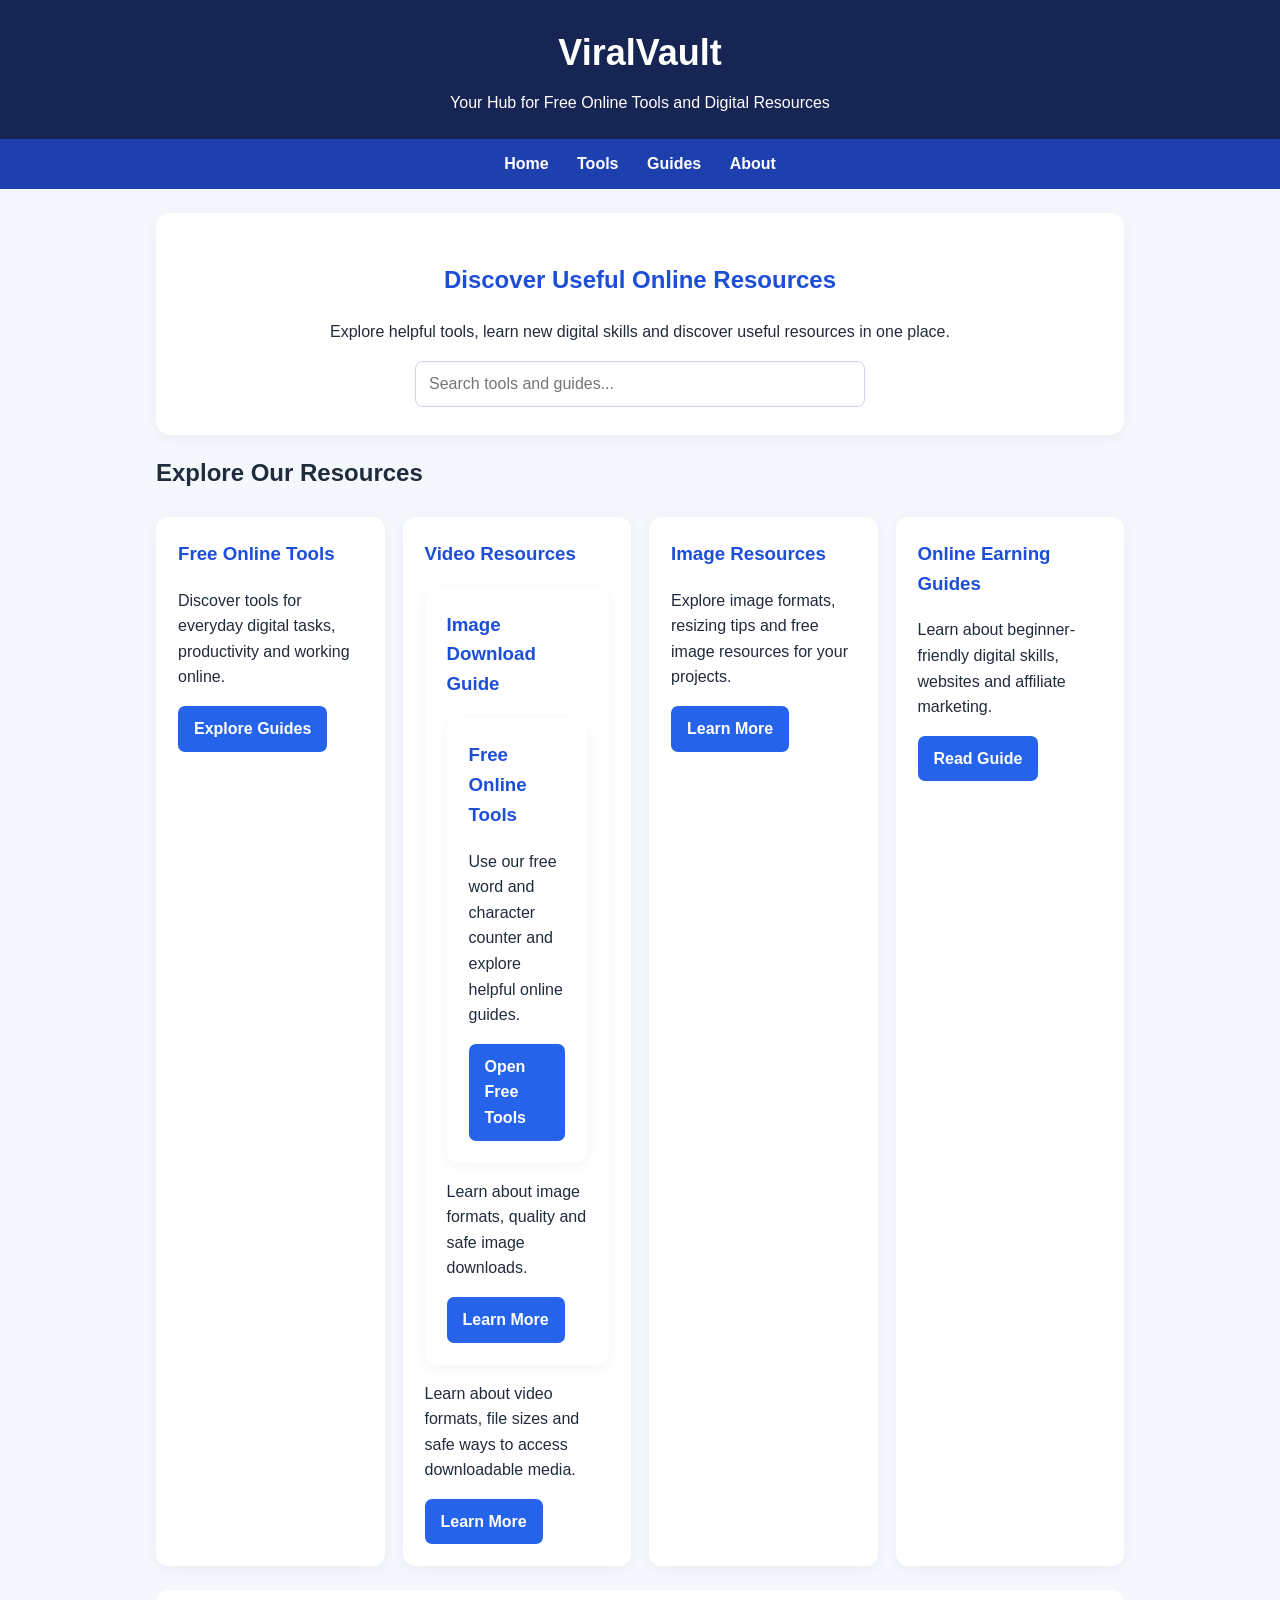
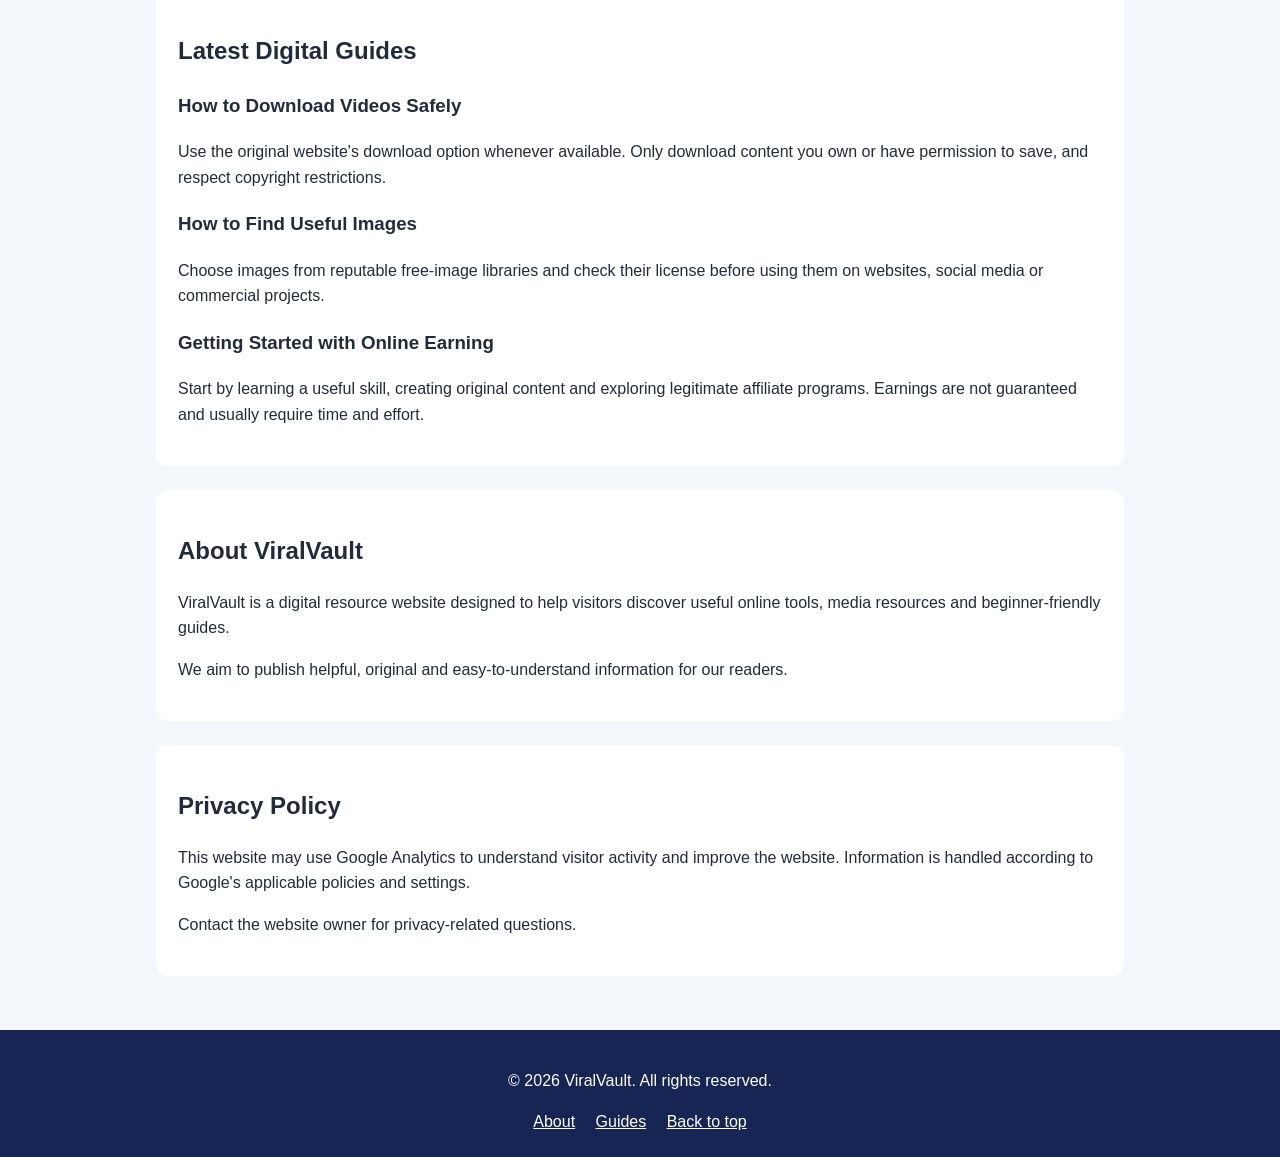
<file: index.html>
<!DOCTYPE html>
<html lang="en">
<head>
  <meta charset="UTF-8">
  <meta name="viewport" content="width=device-width, initial-scale=1.0">
  <meta name="description" content="ViralVault - Discover useful online tools, video resources, image resources and helpful digital guides.">
  <meta name="robots" content="index, follow">
  <title>ViralVault - Free Online Tools & Digital Resources</title>
  <style>
    * { box-sizing: border-box; }
    body {
      margin: 0;
      font-family: Arial, sans-serif;
      background: #f4f7fb;
      color: #202b3c;
      line-height: 1.6;
    }
    header {
      background: #172554;
      color: white;
      padding: 24px 16px;
      text-align: center;
    }
    header h1 { margin: 0; font-size: 36px; }
    header p { margin: 8px 0 0; }
    nav {
      background: #1e40af;
      padding: 12px;
      text-align: center;
    }
    nav a {
      color: white;
      text-decoration: none;
      margin: 0 12px;
      font-weight: bold;
    }
    main {
      max-width: 1000px;
      margin: auto;
      padding: 24px 16px;
    }
    .hero {
      background: white;
      padding: 28px 20px;
      border-radius: 14px;
      text-align: center;
      box-shadow: 0 3px 14px #0000000c;
    }
    .hero h2 { color: #1d4ed8; }
    .search {
      width: 100%;
      max-width: 450px;
      padding: 13px;
      border: 1px solid #ccd5e3;
      border-radius: 8px;
      font-size: 16px;
    }
    .grid {
      display: grid;
      grid-template-columns: repeat(auto-fit, minmax(220px, 1fr));
      gap: 18px;
      margin-top: 24px;
    }
    .card {
      background: white;
      border-radius: 12px;
      padding: 22px;
      box-shadow: 0 3px 14px #0000000c;
    }
    .card h3 { color: #1d4ed8; margin-top: 0; }
    .button {
      display: inline-block;
      background: #2563eb;
      color: white;
      padding: 10px 16px;
      border-radius: 7px;
      text-decoration: none;
      font-weight: bold;
    }
    .article {
      background: white;
      margin-top: 24px;
      padding: 22px;
      border-radius: 12px;
    }
    footer {
      background: #172554;
      color: white;
      text-align: center;
      padding: 22px;
      margin-top: 30px;
    }
    footer a { color: white; margin: 0 8px; }
  </style>
</head>
<body>
  <header>
    <h1>ViralVault</h1>
    <p>Your Hub for Free Online Tools and Digital Resources</p>
  </header>

  <nav>
    <a href="#home">Home</a>
    <a href="#tools">Tools</a>
    <a href="#guides">Guides</a>
    <a href="#about">About</a>
  </nav>

  <main id="home">
    <section class="hero">
      <h2>Discover Useful Online Resources</h2>
      <p>Explore helpful tools, learn new digital skills and discover useful resources in one place.</p>
      <input class="search" id="search" type="search"
        placeholder="Search tools and guides..." aria-label="Search tools and guides">
    </section>

    <section id="tools">
      <h2>Explore Our Resources</h2>
      <div class="grid" id="cards">
        <article class="card">
          <h3>Free Online Tools</h3>
          <p>Discover tools for everyday digital tasks, productivity and working online.</p>
          <a class="button" href="#guides">Explore Guides</a>
        </article>
        <article class="card">
          <h3>Video Resources</h3>
          <article class="card">
  <h3>Image Download Guide</h3>
            <article class="card">
  <h3>Free Online Tools</h3>
  <p>Use our free word and character counter and explore helpful online guides.</p>
  <a class="button" href="free-online-tools.html">Open Free Tools</a>
</article>
  <p>Learn about image formats, quality and safe image downloads.</p>
  <a class="button" href="image-download-guide.html">Learn More</a>
</article>
          <p>Learn about video formats, file sizes and safe ways to access downloadable media.</p>
          <a class="button" href="video-download-guide.html">Learn More</a>
        </article>
        <article class="card">
          <h3>Image Resources</h3>
          <p>Explore image formats, resizing tips and free image resources for your projects.</p>
          <a class="button" href="#image-guide">Learn More</a>
        </article>
        <article class="card">
          <h3>Online Earning Guides</h3>
          <p>Learn about beginner-friendly digital skills, websites and affiliate marketing.</p>
          <a class="button" href="#earning-guide">Read Guide</a>
        </article>
      </div>
      <p id="no-results" hidden>No matching resources found. Try another search.</p>
    </section>

    <section class="article" id="guides">
      <h2>Latest Digital Guides</h2>
      <h3 id="video-guide">How to Download Videos Safely</h3>
      <p>Use the original website's download option whenever available. Only download content you own or have permission to save, and respect copyright restrictions.</p>

      <h3 id="image-guide">How to Find Useful Images</h3>
      <p>Choose images from reputable free-image libraries and check their license before using them on websites, social media or commercial projects.</p>

      <h3 id="earning-guide">Getting Started with Online Earning</h3>
      <p>Start by learning a useful skill, creating original content and exploring legitimate affiliate programs. Earnings are not guaranteed and usually require time and effort.</p>
    </section>

    <section class="article" id="about">
      <h2>About ViralVault</h2>
      <p>ViralVault is a digital resource website designed to help visitors discover useful online tools, media resources and beginner-friendly guides.</p>
      <p>We aim to publish helpful, original and easy-to-understand information for our readers.</p>
    </section>

    <section class="article">
      <h2>Privacy Policy</h2>
      <p>This website may use Google Analytics to understand visitor activity and improve the website. Information is handled according to Google's applicable policies and settings.</p>
      <p>Contact the website owner for privacy-related questions.</p>
    </section>
  </main>

  <footer>
    <p>&copy; 2026 ViralVault. All rights reserved.</p>
    <a href="#about">About</a>
    <a href="#guides">Guides</a>
    <a href="#home">Back to top</a>
  </footer>

  <script>
    const search = document.getElementById('search');
    const cards = [...document.querySelectorAll('#cards .card')];
    const noResults = document.getElementById('no-results');

    search.addEventListener('input', function () {
      const term = this.value.toLowerCase().trim();
      let visible = 0;

      cards.forEach(function (card) {
        const match = card.textContent.toLowerCase().includes(term);
        card.hidden = !match;
        if (match) visible++;
      });

      noResults.hidden = visible !== 0;
    });
  </script>
</body>
</html>
</file>
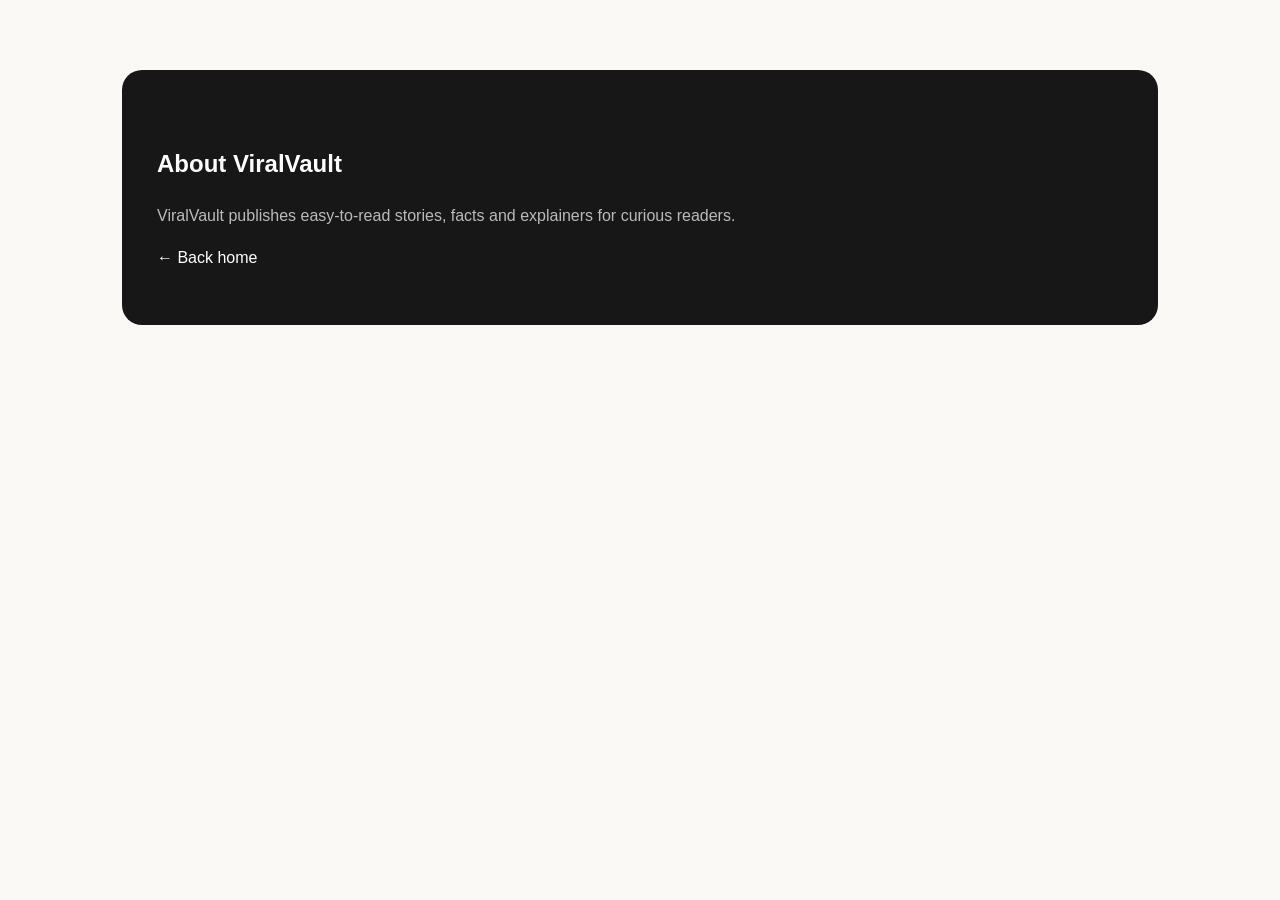
<file: about.html>
<!doctype html><html><head><meta charset="utf-8"><meta name="viewport" content="width=device-width,initial-scale=1"><title>About | ViralVault</title><link rel="stylesheet" href="style.css"></head><body><main class="wrap"><section class="newsletter"><h1>About ViralVault</h1><p>ViralVault publishes easy-to-read stories, facts and explainers for curious readers.</p><a href="index.html">← Back home</a></section></main></body></html>
</file>
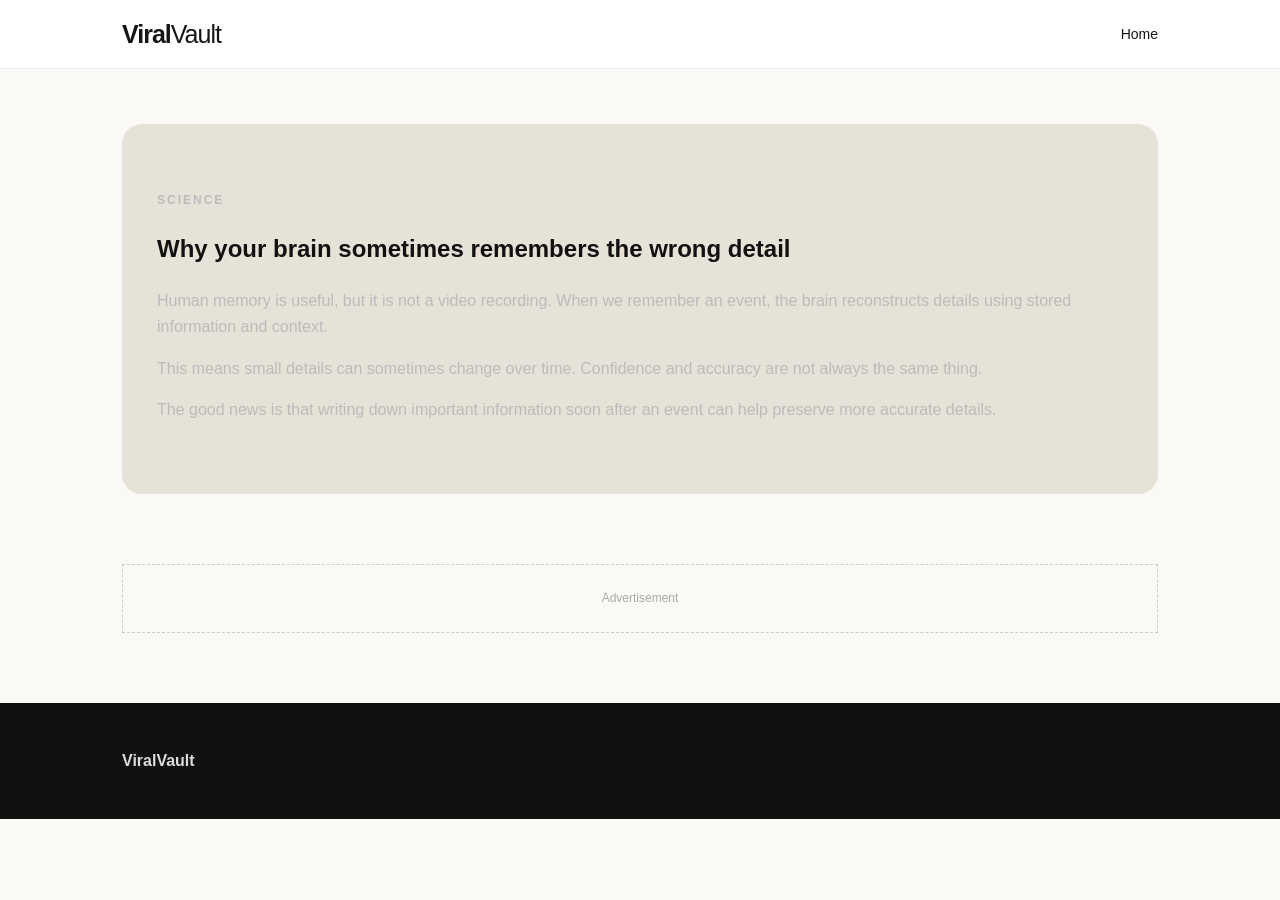
<file: article-memory.html>
<!doctype html><html><head><meta charset="utf-8"><meta name="viewport" content="width=device-width,initial-scale=1"><title>Why Your Brain Remembers the Wrong Detail | ViralVault</title><link rel="stylesheet" href="style.css"></head><body><header><div class="wrap nav"><a class="logo" href="index.html">Viral<span>Vault</span></a><nav><a href="index.html">Home</a></nav></div></header><main class="wrap"><article class="newsletter" style="margin-top:55px;background:#e7e2d7;color:#111"><p class="eyebrow">SCIENCE</p><h1>Why your brain sometimes remembers the wrong detail</h1><p>Human memory is useful, but it is not a video recording. When we remember an event, the brain reconstructs details using stored information and context.</p><p>This means small details can sometimes change over time. Confidence and accuracy are not always the same thing.</p><p>The good news is that writing down important information soon after an event can help preserve more accurate details.</p></article><div class="adbox">Advertisement</div></main><footer><div class="wrap"><b>ViralVault</b></div></footer></body></html>
</file>
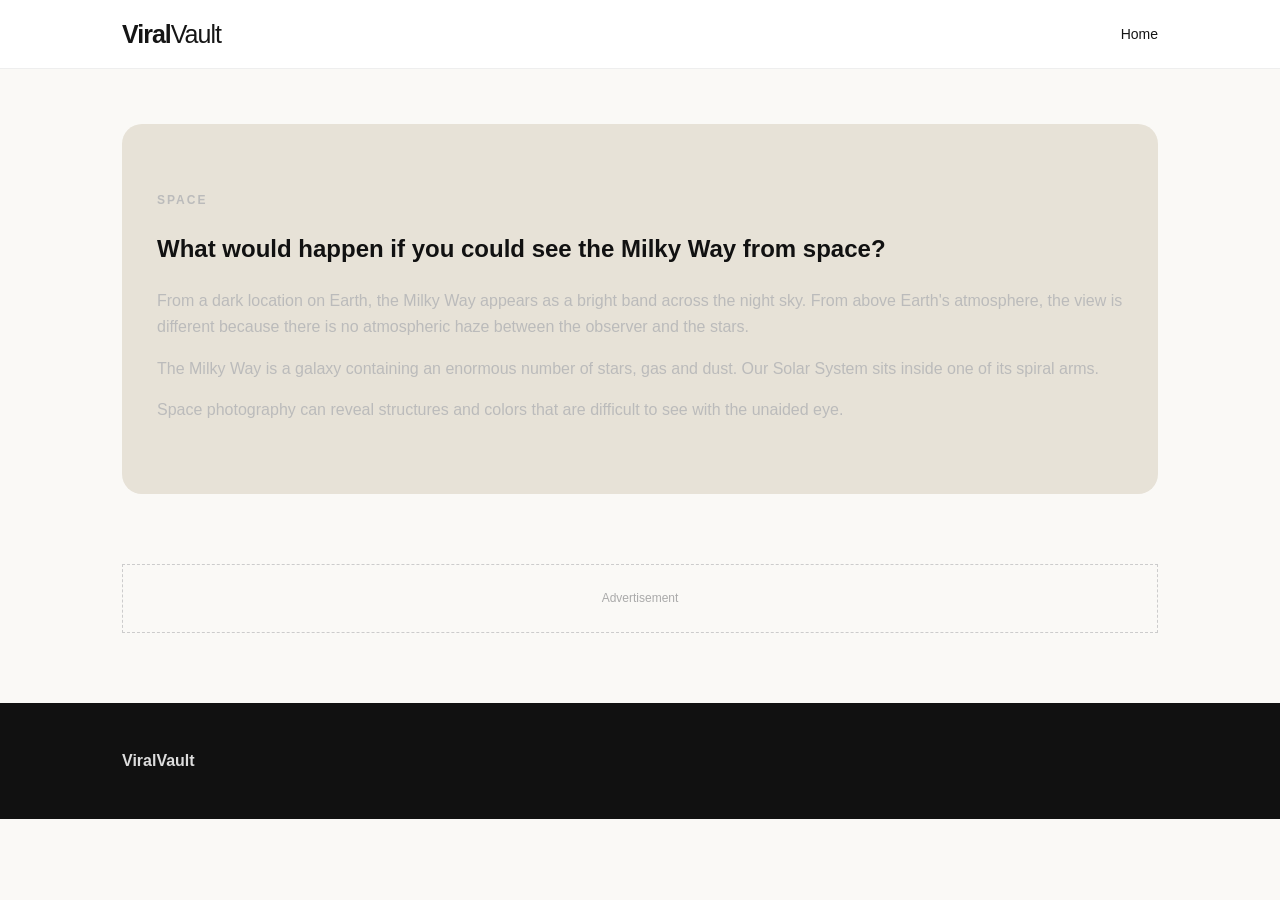
<file: article-milkyway.html>
<!doctype html><html><head><meta charset="utf-8"><meta name="viewport" content="width=device-width,initial-scale=1"><title>Seeing the Milky Way | ViralVault</title><link rel="stylesheet" href="style.css"></head><body><header><div class="wrap nav"><a class="logo" href="index.html">Viral<span>Vault</span></a><nav><a href="index.html">Home</a></nav></div></header><main class="wrap"><article class="newsletter" style="margin-top:55px;background:#e7e2d7;color:#111"><p class="eyebrow">SPACE</p><h1>What would happen if you could see the Milky Way from space?</h1><p>From a dark location on Earth, the Milky Way appears as a bright band across the night sky. From above Earth's atmosphere, the view is different because there is no atmospheric haze between the observer and the stars.</p><p>The Milky Way is a galaxy containing an enormous number of stars, gas and dust. Our Solar System sits inside one of its spiral arms.</p><p>Space photography can reveal structures and colors that are difficult to see with the unaided eye.</p></article><div class="adbox">Advertisement</div></main><footer><div class="wrap"><b>ViralVault</b></div></footer></body></html>
</file>
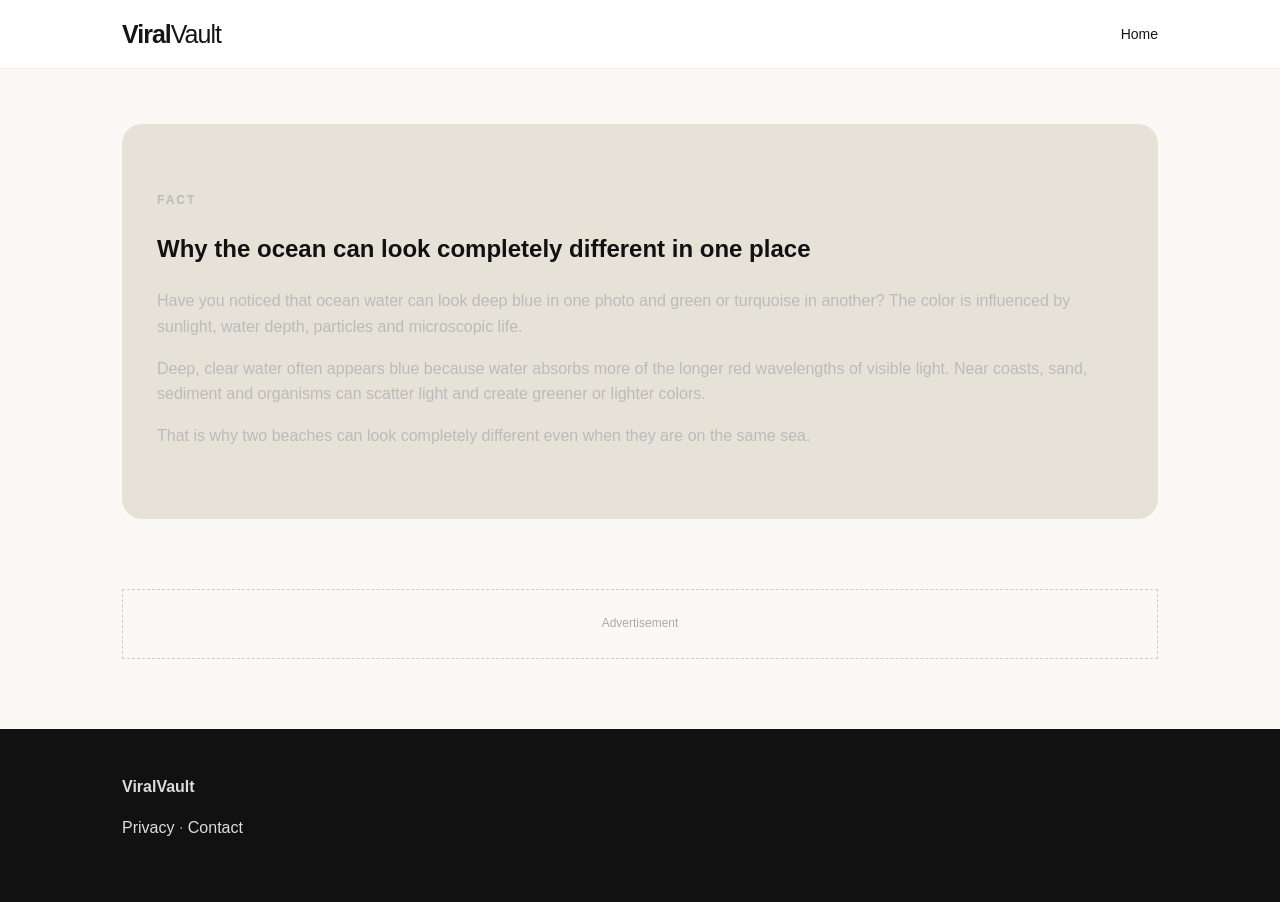
<file: article-ocean.html>
<!doctype html><html><head><meta charset="utf-8"><meta name="viewport" content="width=device-width,initial-scale=1"><title>Why the Ocean Can Look Completely Different | ViralVault</title><link rel="stylesheet" href="style.css"></head><body><header><div class="wrap nav"><a class="logo" href="index.html">Viral<span>Vault</span></a><nav><a href="index.html">Home</a></nav></div></header><main class="wrap"><article class="newsletter" style="margin-top:55px;background:#e7e2d7;color:#111"><p class="eyebrow">FACT</p><h1>Why the ocean can look completely different in one place</h1><p>Have you noticed that ocean water can look deep blue in one photo and green or turquoise in another? The color is influenced by sunlight, water depth, particles and microscopic life.</p><p>Deep, clear water often appears blue because water absorbs more of the longer red wavelengths of visible light. Near coasts, sand, sediment and organisms can scatter light and create greener or lighter colors.</p><p>That is why two beaches can look completely different even when they are on the same sea.</p></article><div class="adbox">Advertisement</div></main><footer><div class="wrap"><b>ViralVault</b><p><a href="privacy.html">Privacy</a> · <a href="contact.html">Contact</a></p></div></footer></body></html>
</file>
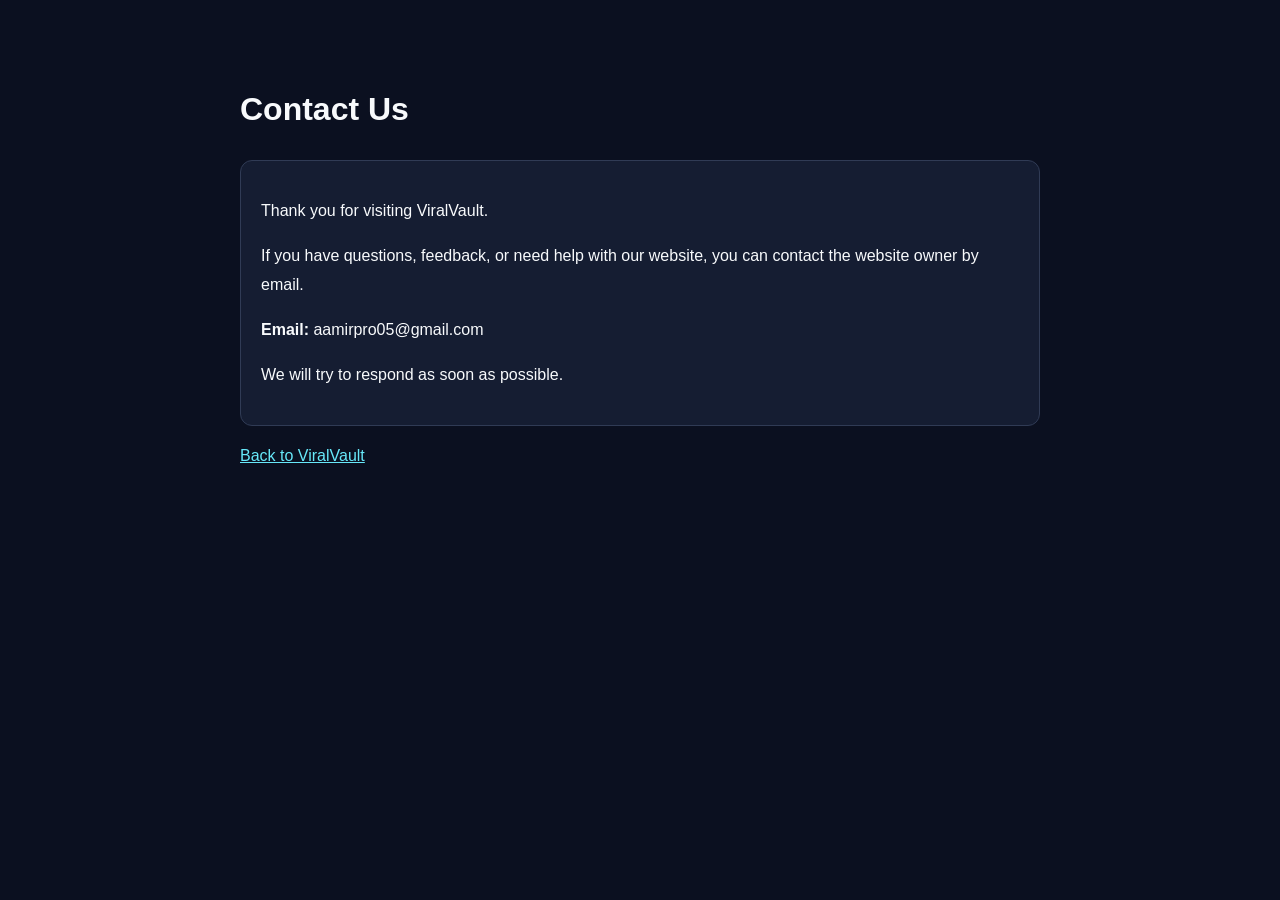
<file: contact.html>
<!DOCTYPE html>
<html lang="en">
<head>
  <meta charset="UTF-8">
  <meta name="viewport" content="width=device-width, initial-scale=1.0">
  <title>Contact Us - ViralVault</title>
  <meta name="viewport" content="width=device-width, initial-scale=1">
  <style>
    body {
      font-family: Arial, sans-serif;
      max-width: 800px;
      margin: 40px auto;
      padding: 20px;
      background: #0b1020;
      color: #f8fafc;
      line-height: 1.8;
    }
    a { color: #67e8f9; }
    .box {
      background: #151d32;
      border: 1px solid #303b55;
      border-radius: 12px;
      padding: 20px;
    }
  </style>
</head>
<body>
  <h1>Contact Us</h1>

  <div class="box">
    <p>Thank you for visiting ViralVault.</p>
    <p>If you have questions, feedback, or need help with our website, you can contact the website owner by email.</p>
    <p><strong>Email:</strong> aamirpro05@gmail.com</p>
    <p>We will try to respond as soon as possible.</p>
  </div>

  <p><a href="index.html">Back to ViralVault</a></p>
</body>
</html>
</file>
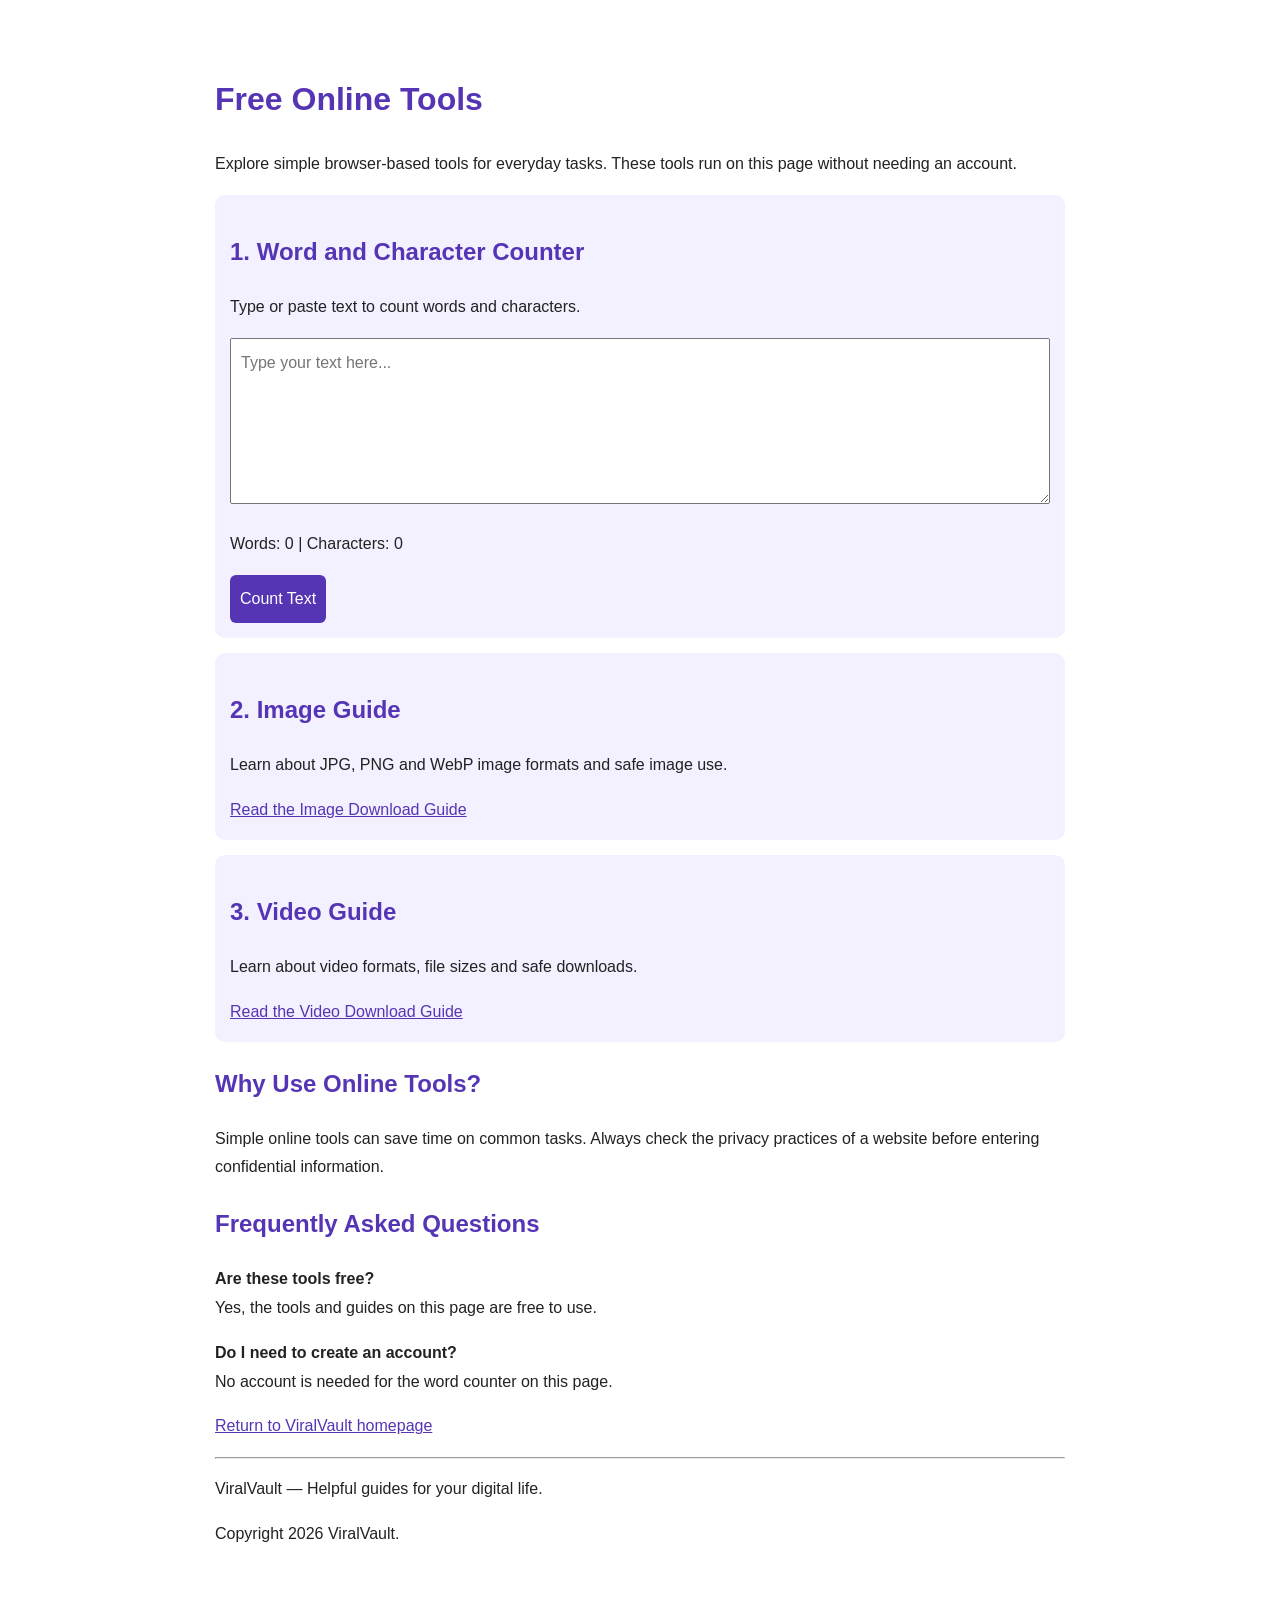
<file: free-online-tools.html>
<!DOCTYPE html>
<html lang="en">
<head>
  <meta charset="UTF-8">
  <meta name="viewport" content="width=device-width, initial-scale=1.0">
  <title>Free Online Tools | ViralVault</title>
  <meta name="description" content="Discover useful free online tools for images, text, file sizes and everyday tasks with ViralVault.">
  <link rel="canonical" href="https://aamirpro05-debug.github.io/viralvault/free-online-tools.html">
  <style>
    body{font-family:Arial,sans-serif;max-width:850px;margin:30px auto;padding:20px;line-height:1.8;color:#222}
    h1,h2{color:#5635b5}
    .tool{background:#f3f0ff;padding:15px;margin:15px 0;border-radius:10px}
    input,textarea,button{font:inherit;padding:10px;max-width:100%;box-sizing:border-box}
    button{cursor:pointer;background:#5635b5;color:white;border:0;border-radius:6px}
    a{color:#5635b5}
  </style>
</head>
<body>
  <h1>Free Online Tools</h1>
  <p>Explore simple browser-based tools for everyday tasks. These tools run on this page without needing an account.</p>

  <div class="tool">
    <h2>1. Word and Character Counter</h2>
    <p>Type or paste text to count words and characters.</p>
    <textarea id="textInput" rows="5" style="width:100%" placeholder="Type your text here..."></textarea>
    <p id="countResult">Words: 0 | Characters: 0</p>
    <button onclick="countText()">Count Text</button>
  </div>

  <div class="tool">
    <h2>2. Image Guide</h2>
    <p>Learn about JPG, PNG and WebP image formats and safe image use.</p>
    <a href="image-download-guide.html">Read the Image Download Guide</a>
  </div>

  <div class="tool">
    <h2>3. Video Guide</h2>
    <p>Learn about video formats, file sizes and safe downloads.</p>
    <a href="video-download-guide.html">Read the Video Download Guide</a>
  </div>

  <h2>Why Use Online Tools?</h2>
  <p>Simple online tools can save time on common tasks. Always check the privacy practices of a website before entering confidential information.</p>

  <h2>Frequently Asked Questions</h2>
  <p><strong>Are these tools free?</strong><br>Yes, the tools and guides on this page are free to use.</p>
  <p><strong>Do I need to create an account?</strong><br>No account is needed for the word counter on this page.</p>

  <p><a href="index.html">Return to ViralVault homepage</a></p>
  <hr>
  <p>ViralVault — Helpful guides for your digital life.</p>
  <p>Copyright 2026 ViralVault.</p>

  <script>
    function countText() {
      const text = document.getElementById('textInput').value;
      const trimmed = text.trim();
      const words = trimmed ? trimmed.split(/\s+/).length : 0;
      document.getElementById('countResult').textContent =
        'Words: ' + words + ' | Characters: ' + text.length;
    }
    document.getElementById('textInput').addEventListener('input', countText);
  </script>
</body>
</html>
</file>
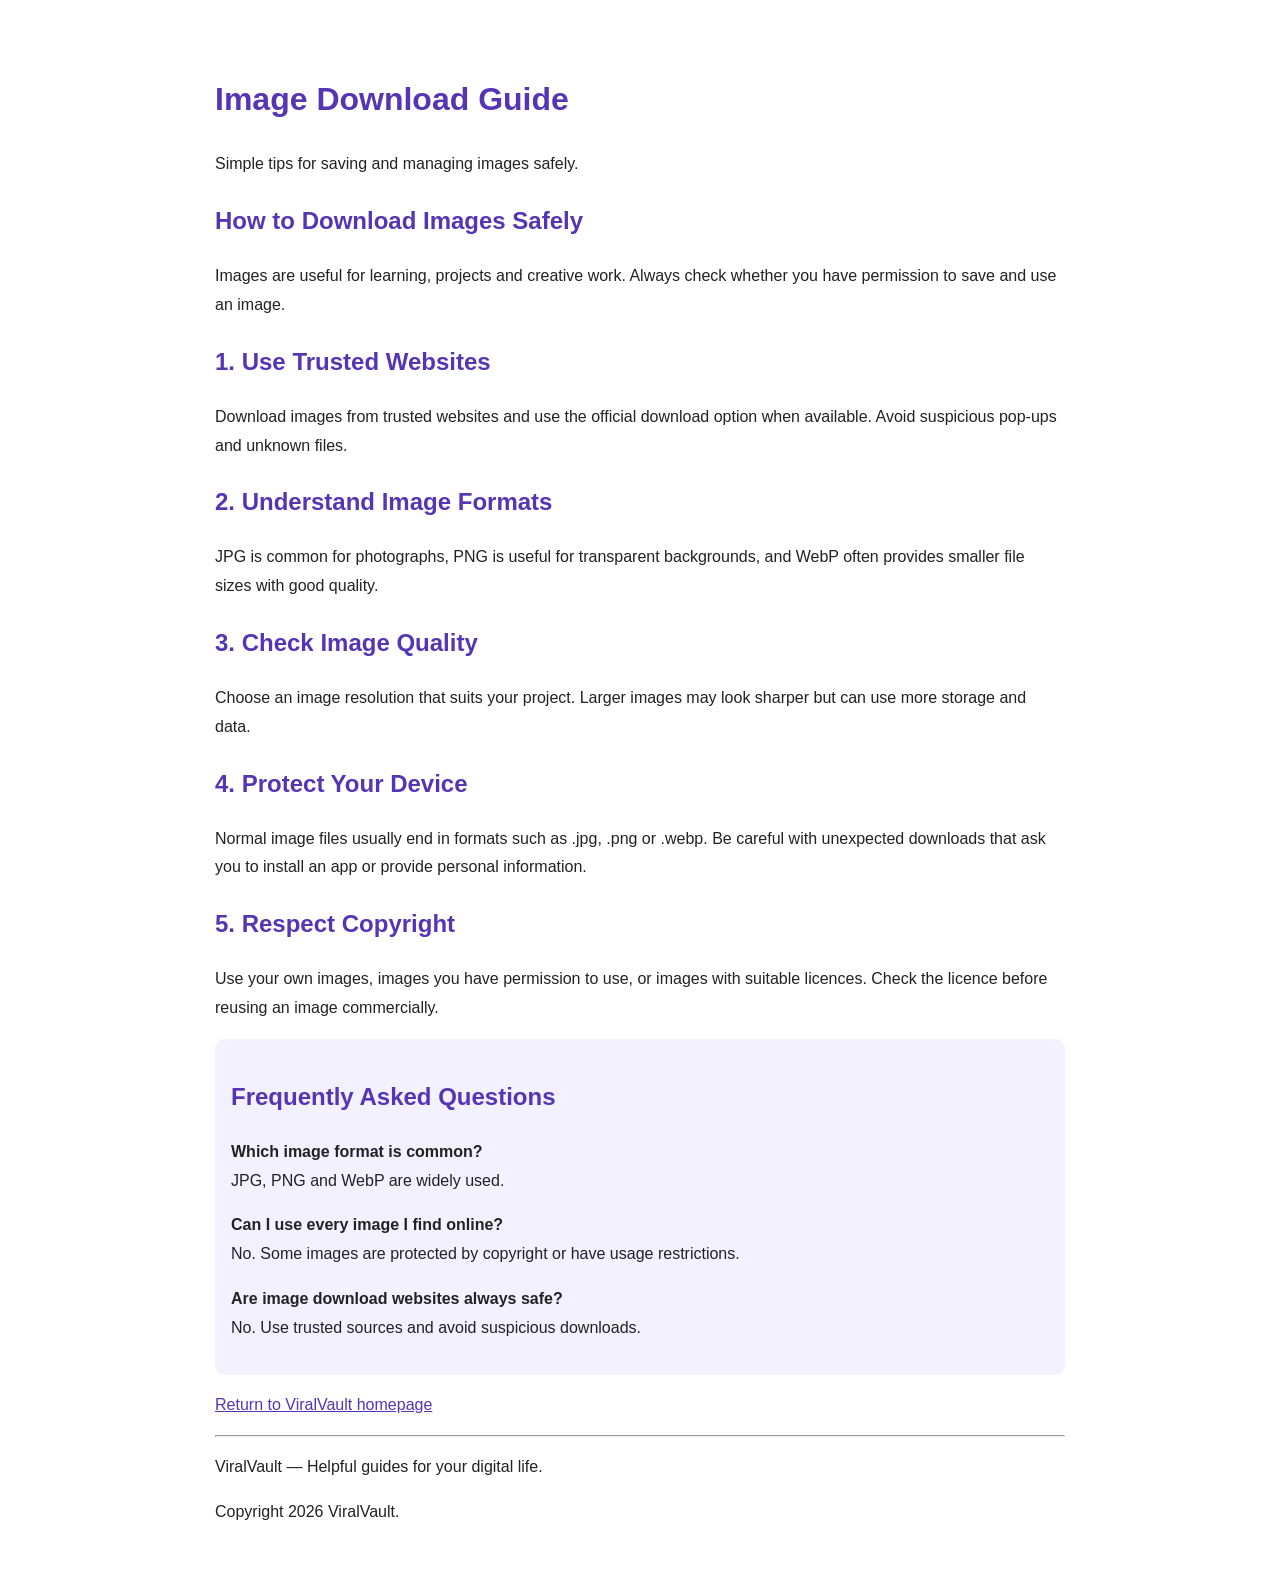
<file: image-download-guide.html>
<!DOCTYPE html>
<html lang="en">
<head>
  <meta charset="UTF-8">
  <meta name="viewport" content="width=device-width, initial-scale=1.0">
  <title>Image Download Guide | ViralVault</title>
  <meta name="description" content="Learn how to save images safely, choose image formats, check image quality and respect copyright.">
  <link rel="canonical" href="https://aamirpro05-debug.github.io/viralvault/image-download-guide.html">
  <style>
    body{font-family:Arial,sans-serif;max-width:850px;margin:30px auto;padding:20px;line-height:1.8;color:#222}
    h1,h2{color:#5635b5}
    a{color:#5635b5}
    .box{background:#f3f0ff;padding:16px;border-radius:10px}
  </style>
</head>
<body>
  <h1>Image Download Guide</h1>
  <p>Simple tips for saving and managing images safely.</p>

  <h2>How to Download Images Safely</h2>
  <p>Images are useful for learning, projects and creative work. Always check whether you have permission to save and use an image.</p>

  <h2>1. Use Trusted Websites</h2>
  <p>Download images from trusted websites and use the official download option when available. Avoid suspicious pop-ups and unknown files.</p>

  <h2>2. Understand Image Formats</h2>
  <p>JPG is common for photographs, PNG is useful for transparent backgrounds, and WebP often provides smaller file sizes with good quality.</p>

  <h2>3. Check Image Quality</h2>
  <p>Choose an image resolution that suits your project. Larger images may look sharper but can use more storage and data.</p>

  <h2>4. Protect Your Device</h2>
  <p>Normal image files usually end in formats such as .jpg, .png or .webp. Be careful with unexpected downloads that ask you to install an app or provide personal information.</p>

  <h2>5. Respect Copyright</h2>
  <p>Use your own images, images you have permission to use, or images with suitable licences. Check the licence before reusing an image commercially.</p>

  <div class="box">
    <h2>Frequently Asked Questions</h2>
    <p><strong>Which image format is common?</strong><br>JPG, PNG and WebP are widely used.</p>
    <p><strong>Can I use every image I find online?</strong><br>No. Some images are protected by copyright or have usage restrictions.</p>
    <p><strong>Are image download websites always safe?</strong><br>No. Use trusted sources and avoid suspicious downloads.</p>
  </div>

  <p><a href="index.html">Return to ViralVault homepage</a></p>
  <hr>
  <p>ViralVault — Helpful guides for your digital life.</p>
  <p>Copyright 2026 ViralVault.</p>
</body>
</html>
</file>
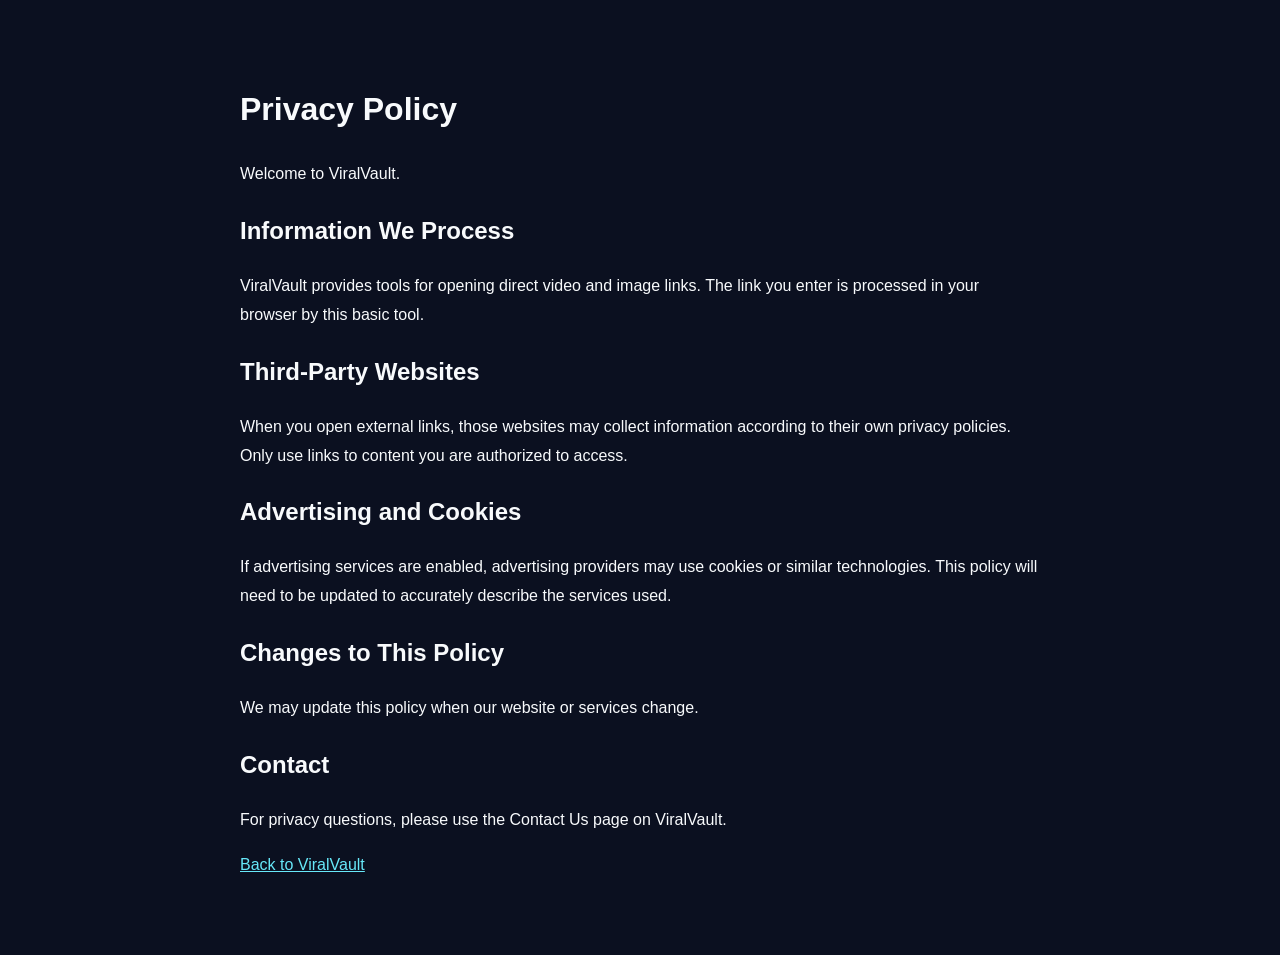
<file: privacy.html>
<!DOCTYPE html>
<html lang="en">
<head>
  <meta charset="UTF-8">
  <meta name="viewport" content="width=device-width, initial-scale=1.0">
  <title>Privacy Policy - ViralVault</title>
  <style>
    body {
      font-family: Arial, sans-serif;
      max-width: 800px;
      margin: 40px auto;
      padding: 20px;
      background: #0b1020;
      color: #f8fafc;
      line-height: 1.8;
    }
    a { color: #67e8f9; }
  </style>
</head>
<body>
  <h1>Privacy Policy</h1>
  <p>Welcome to ViralVault.</p>

  <h2>Information We Process</h2>
  <p>ViralVault provides tools for opening direct video and image links. The link you enter is processed in your browser by this basic tool.</p>

  <h2>Third-Party Websites</h2>
  <p>When you open external links, those websites may collect information according to their own privacy policies. Only use links to content you are authorized to access.</p>

  <h2>Advertising and Cookies</h2>
  <p>If advertising services are enabled, advertising providers may use cookies or similar technologies. This policy will need to be updated to accurately describe the services used.</p>

  <h2>Changes to This Policy</h2>
  <p>We may update this policy when our website or services change.</p>

  <h2>Contact</h2>
  <p>For privacy questions, please use the Contact Us page on ViralVault.</p>

  <p><a href="index.html">Back to ViralVault</a></p>
</body>
</html>
</file>
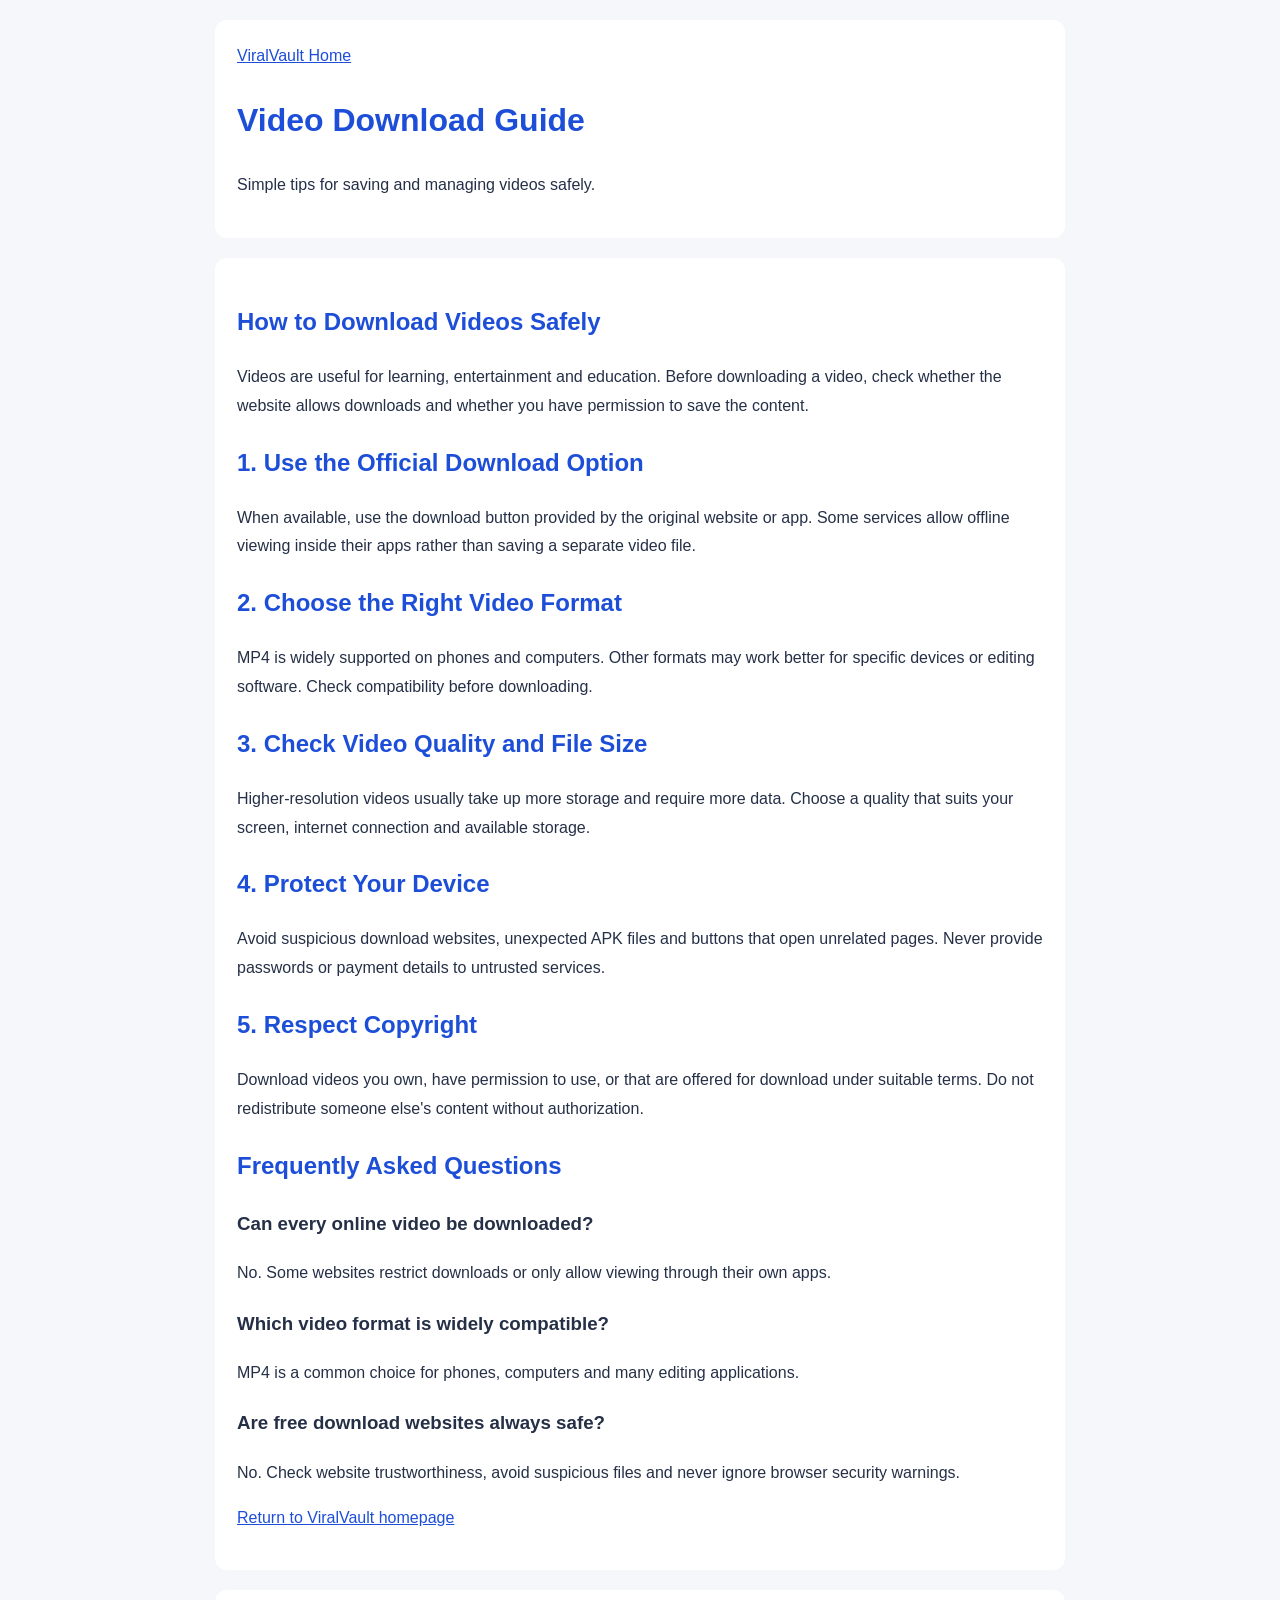
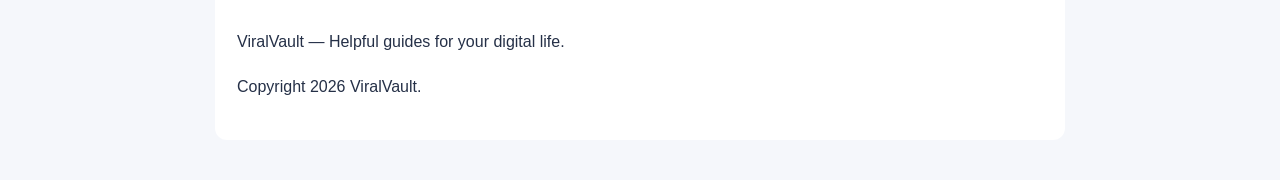
<file: video-download-guide.html>
<!DOCTYPE html>
<html lang="en">
<head>
  <meta charset="UTF-8">
  <meta name="viewport" content="width=device-width, initial-scale=1">
  <title>Video Download Guide | ViralVault</title>
  <meta name="description" content="Learn safe and simple ways to download videos, understand video formats and save media legally.">
  <meta name="robots" content="index, follow">
  <style>
    body {
      font-family: Arial, sans-serif;
      max-width: 850px;
      margin: auto;
      padding: 20px;
      line-height: 1.8;
      color: #253047;
      background: #f5f7fb;
    }
    header, article, footer {
      background: white;
      padding: 22px;
      margin-bottom: 20px;
      border-radius: 12px;
    }
    h1, h2 { color: #1d4ed8; }
    a { color: #1d4ed8; }
  </style>
</head>
<body>
  <header>
    <a href="index.html">ViralVault Home</a>
    <h1>Video Download Guide</h1>
    <p>Simple tips for saving and managing videos safely.</p>
  </header>

  <article>
    <h2>How to Download Videos Safely</h2>
    <p>Videos are useful for learning, entertainment and education. Before downloading a video, check whether the website allows downloads and whether you have permission to save the content.</p>

    <h2>1. Use the Official Download Option</h2>
    <p>When available, use the download button provided by the original website or app. Some services allow offline viewing inside their apps rather than saving a separate video file.</p>

    <h2>2. Choose the Right Video Format</h2>
    <p>MP4 is widely supported on phones and computers. Other formats may work better for specific devices or editing software. Check compatibility before downloading.</p>

    <h2>3. Check Video Quality and File Size</h2>
    <p>Higher-resolution videos usually take up more storage and require more data. Choose a quality that suits your screen, internet connection and available storage.</p>

    <h2>4. Protect Your Device</h2>
    <p>Avoid suspicious download websites, unexpected APK files and buttons that open unrelated pages. Never provide passwords or payment details to untrusted services.</p>

    <h2>5. Respect Copyright</h2>
    <p>Download videos you own, have permission to use, or that are offered for download under suitable terms. Do not redistribute someone else's content without authorization.</p>

    <h2>Frequently Asked Questions</h2>
    <h3>Can every online video be downloaded?</h3>
    <p>No. Some websites restrict downloads or only allow viewing through their own apps.</p>

    <h3>Which video format is widely compatible?</h3>
    <p>MP4 is a common choice for phones, computers and many editing applications.</p>

    <h3>Are free download websites always safe?</h3>
    <p>No. Check website trustworthiness, avoid suspicious files and never ignore browser security warnings.</p>

    <p><a href="index.html">Return to ViralVault homepage</a></p>
  </article>

  <footer>
    <p>ViralVault — Helpful guides for your digital life.</p>
    <p>Copyright 2026 ViralVault.</p>
  </footer>
</body>
</html>
</file>
<file: style.css>
*{box-sizing:border-box}body{margin:0;font-family:Inter,Arial,sans-serif;color:#151515;background:#faf9f6;line-height:1.6}a{color:inherit;text-decoration:none}.wrap{max-width:1080px;margin:auto;padding:0 22px}header{background:#fff;border-bottom:1px solid #eee;position:sticky;top:0;z-index:5}.nav{height:68px;display:flex;align-items:center;justify-content:space-between}.logo{font-size:25px;font-weight:900;letter-spacing:-1px}.logo span{font-weight:500}.nav nav{display:flex;gap:24px;font-size:14px}.nav nav a:hover{opacity:.6}.hero{display:grid;grid-template-columns:1.5fr .8fr;gap:40px;align-items:center;padding:80px 0 55px}.eyebrow{font-size:12px;font-weight:800;letter-spacing:2px;color:#777}.hero h1{font-size:clamp(40px,6vw,70px);line-height:1.02;letter-spacing:-3px;margin:12px 0 20px}.lead{font-size:19px;color:#666;max-width:620px}.button{display:inline-block;background:#111;color:#fff;padding:13px 20px;border-radius:8px;margin-top:10px;font-weight:700}.hero-card{height:270px;border-radius:22px;background:#e7e2d7;display:flex;align-items:center;justify-content:center;text-align:center;font-size:100px;line-height:1}.hero-card small{display:block;font-size:14px;margin-top:8px}.adbox{border:1px dashed #ccc;color:#aaa;text-align:center;padding:24px;margin:20px 0 55px;font-size:12px}.section-head{display:flex;align-items:end;justify-content:space-between;margin-bottom:18px}.section-head h2{font-size:30px;margin:0;letter-spacing:-1px}.section-head span{color:#888;font-size:13px}.grid{display:grid;grid-template-columns:repeat(3,1fr);gap:20px}.card{background:#fff;border:1px solid #eee;border-radius:16px;overflow:hidden}.thumb{height:145px;background:#ece8df;display:flex;align-items:center;justify-content:center;font-size:55px}.content{padding:20px}.tag{font-size:10px;font-weight:900;letter-spacing:1.5px;color:#777}.card h3{font-size:20px;line-height:1.25;margin:8px 0}.card p{color:#777;font-size:14px}.card a{font-weight:800;font-size:14px}.facts{display:grid;grid-template-columns:repeat(3,1fr);gap:15px}.facts div{background:#fff;border:1px solid #eee;border-radius:14px;padding:22px}.facts b{font-size:13px;color:#999}.facts p{margin-bottom:0}.newsletter{margin:70px 0;padding:55px 35px;background:#171717;color:#fff;border-radius:20px}.newsletter p{color:#bbb}.newsletter h2{font-size:35px;line-height:1.1;max-width:600px}footer{background:#111;color:#ddd;padding:45px 0;margin-top:70px}footer p,footer small{color:#999}footer a{color:#ddd}@media(max-width:750px){.nav nav{gap:12px}.hero{grid-template-columns:1fr;padding:55px 0 35px}.hero-card{height:180px}.grid,.facts{grid-template-columns:1fr}.hero h1{letter-spacing:-2px}.adbox{margin-bottom:35px}}
</file>
